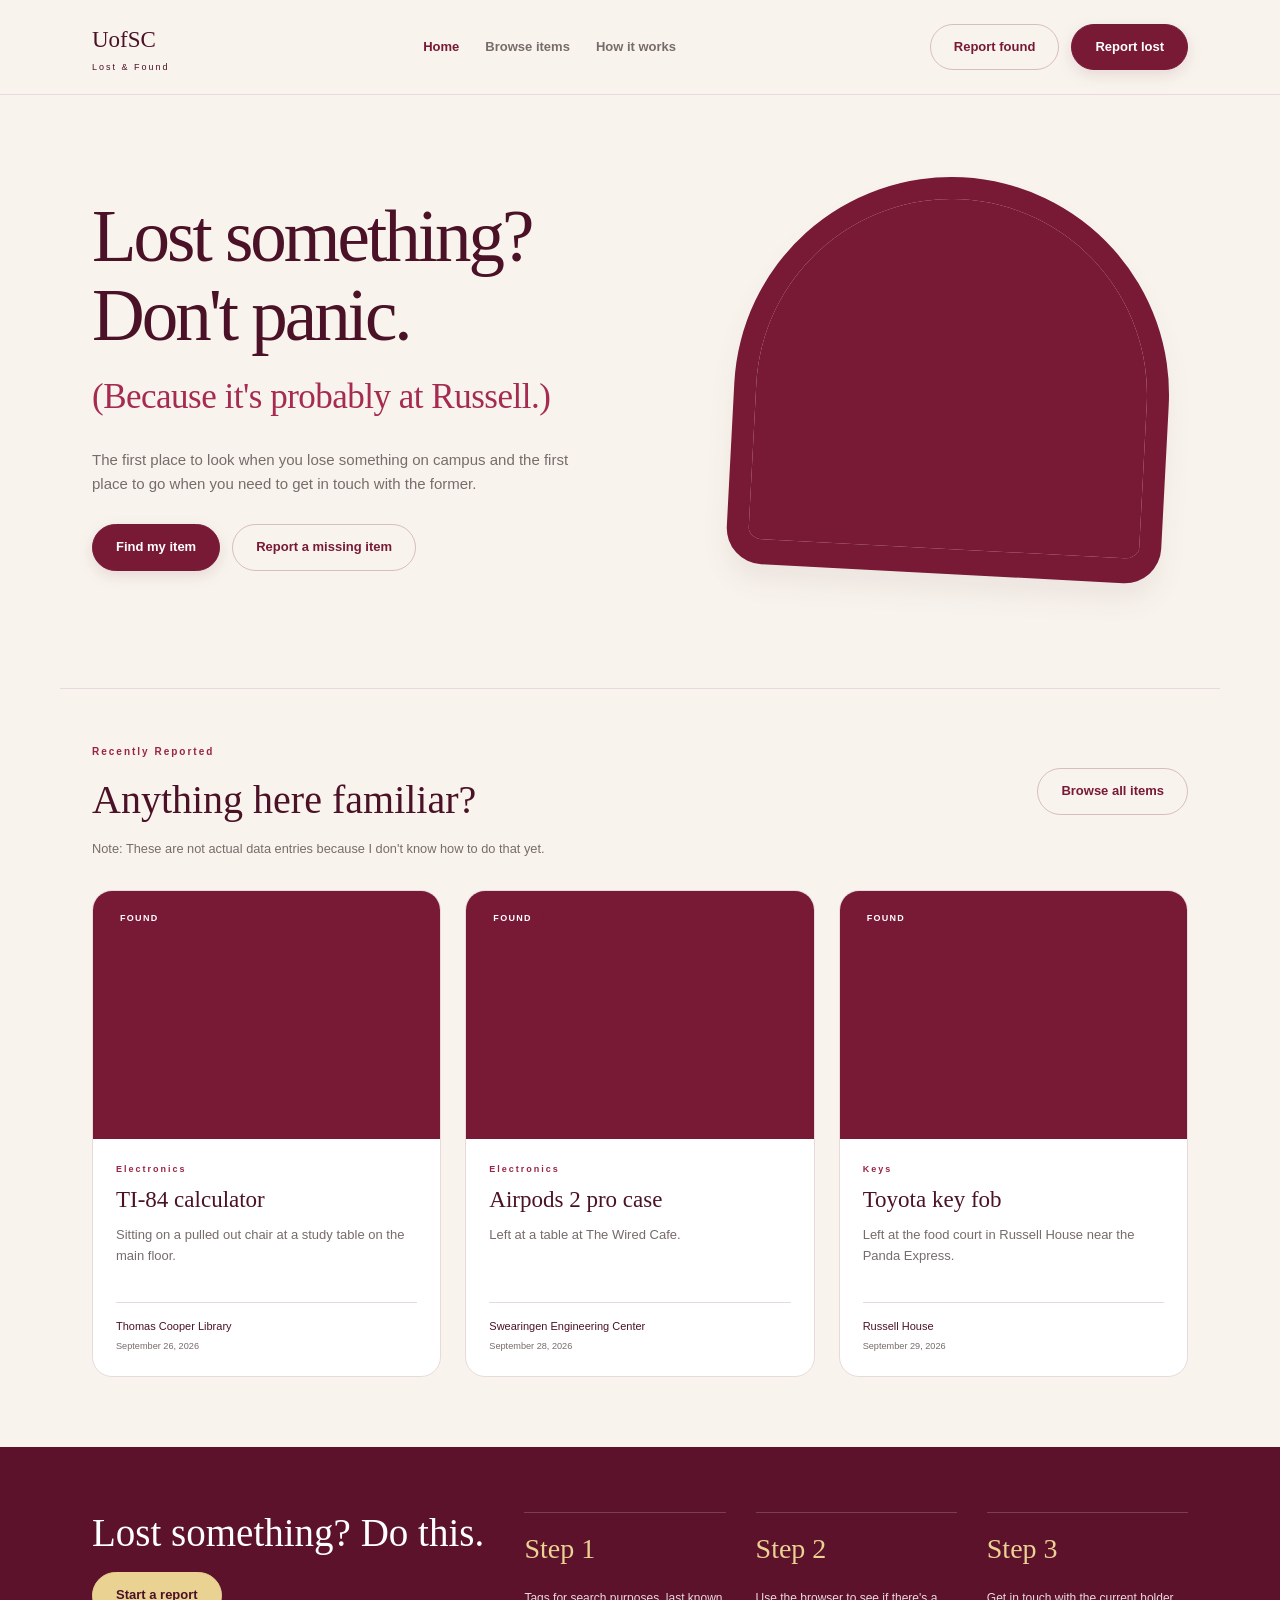
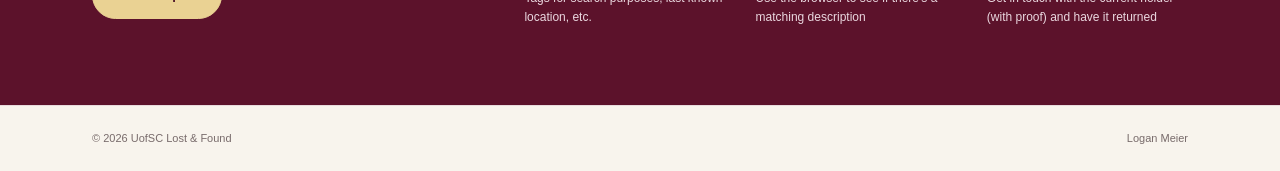
<file: index.html>
<!doctype html>
<html lang="en">
    <head>
        <!-- Author: Logan Meier -->
        <meta charset="UTF-8" />
        <meta name="viewport" content="width=device-width, initial-scale=1.0" />
        <title>Home | UofSC Lost &amp; Found</title>
        <link rel="stylesheet" href="styles.css" />
        <style>
            .sample-note {
                font-size: 0.8rem;
            }
        </style>
    </head>
    <body>
        <header class="site-header">
            <div class="header-inner">
                <a class="brand" href="index.html">
                    <span>
                        UofSC
                        <span class="brand-sub">Lost &amp; Found</span>
                    </span>
                </a>
                <nav aria-label="Main navigation">
                    <a aria-current="page" href="index.html">Home</a>
                    <a href="items.html">Browse items</a>
                    <a href="index.html#how-it-works">How it works</a>
                </nav>
                <div class="header-actions">
                    <a class="btn-outline" href="found.html">Report found</a>
                    <a class="btn" href="lost.html">Report lost</a>
                </div>
            </div>
        </header>
        <main>
            <section class="hero wrap">
                <div class="hero-copy">
                    <h1>
                        Lost something?
                        <br />
                        Don't panic.
                        <span class="hero-aside">(Because it's probably at Russell.)</span>
                    </h1>
                    <p class="intro">
                        The first place to look when you lose something on campus and the first
                        place to go when you need to get in touch with the former.
                    </p>
                    <div class="hero-actions">
                        <a class="btn" href="items.html">Find my item</a>
                        <a class="btn-outline" href="lost.html">Report a missing item</a>
                    </div>
                </div>
                <div class="hero-visual">
                    <div class="arch"><img src="images/garnet.png" alt="" /></div>
                </div>
            </section>
            <section class="recent wrap">
                <div class="section-heading">
                    <div>
                        <p class="eyebrow">Recently Reported</p>
                        <h2>Anything here familiar?</h2>
                    </div>
                    <a class="btn-outline" href="items.html">Browse all items</a>
                </div>
                <p class="sample-note">
                    Note: These are not actual data entries because I don't know how to do that yet.
                </p>
                <div class="item-grid">
                    <article class="item-card">
                        <a
                            class="image-link"
                            href="entries/calc.html"
                            aria-label="View TI-84 calculator"
                        >
                            <img src="images/garnet.png" alt="" />
                            <span class="badge">FOUND</span>
                        </a>
                        <div class="card-copy">
                            <p class="eyebrow">Electronics</p>
                            <h3><a href="entries/calc.html">TI-84 calculator</a></h3>
                            <p>Sitting on a pulled out chair at a study table on the main floor.</p>
                            <div class="card-meta">
                                Thomas Cooper Library
                                <small>September 26, 2026</small>
                            </div>
                        </div>
                    </article>
                    <article class="item-card">
                        <a
                            class="image-link"
                            href="entries/airpods.html"
                            aria-label="View Airpods 2 pro case"
                        >
                            <img src="images/garnet.png" alt="" />
                            <span class="badge">FOUND</span>
                        </a>
                        <div class="card-copy">
                            <p class="eyebrow">Electronics</p>
                            <h3><a href="entries/airpods.html">Airpods 2 pro case</a></h3>
                            <p>Left at a table at The Wired Cafe.</p>
                            <div class="card-meta">
                                Swearingen Engineering Center
                                <small>September 28, 2026</small>
                            </div>
                        </div>
                    </article>
                    <article class="item-card">
                        <a
                            class="image-link"
                            href="entries/keyfob.html"
                            aria-label="View Toyota key fob"
                        >
                            <img src="images/garnet.png" alt="" />
                            <span class="badge">FOUND</span>
                        </a>
                        <div class="card-copy">
                            <p class="eyebrow">Keys</p>
                            <h3><a href="entries/keyfob.html">Toyota key fob</a></h3>
                            <p>Left at the food court in Russell House near the Panda Express.</p>
                            <div class="card-meta">
                                Russell House
                                <small>September 29, 2026</small>
                            </div>
                        </div>
                    </article>
                </div>
            </section>
            <section class="how" id="how-it-works">
                <div class="how-inner">
                    <div>
                        <h2>Lost something? Do this.</h2>
                        <a class="btn gold" href="lost.html">Start a report</a>
                    </div>
                    <div class="step">
                        <span>Step 1</span>
                        <p>Tags for search purposes, last known location, etc.</p>
                    </div>
                    <div class="step">
                        <span>Step 2</span>
                        <p>Use the browser to see if there's a matching description</p>
                    </div>
                    <div class="step">
                        <span>Step 3</span>
                        <p>
                            Get in touch with the current holder (with proof) and have it returned
                        </p>
                    </div>
                </div>
            </section>
        </main>
        <footer>
            <p>
                &copy; 2026 UofSC Lost &amp; Found
                <span>Logan Meier</span>
            </p>
        </footer>
    </body>
</html>
</file>
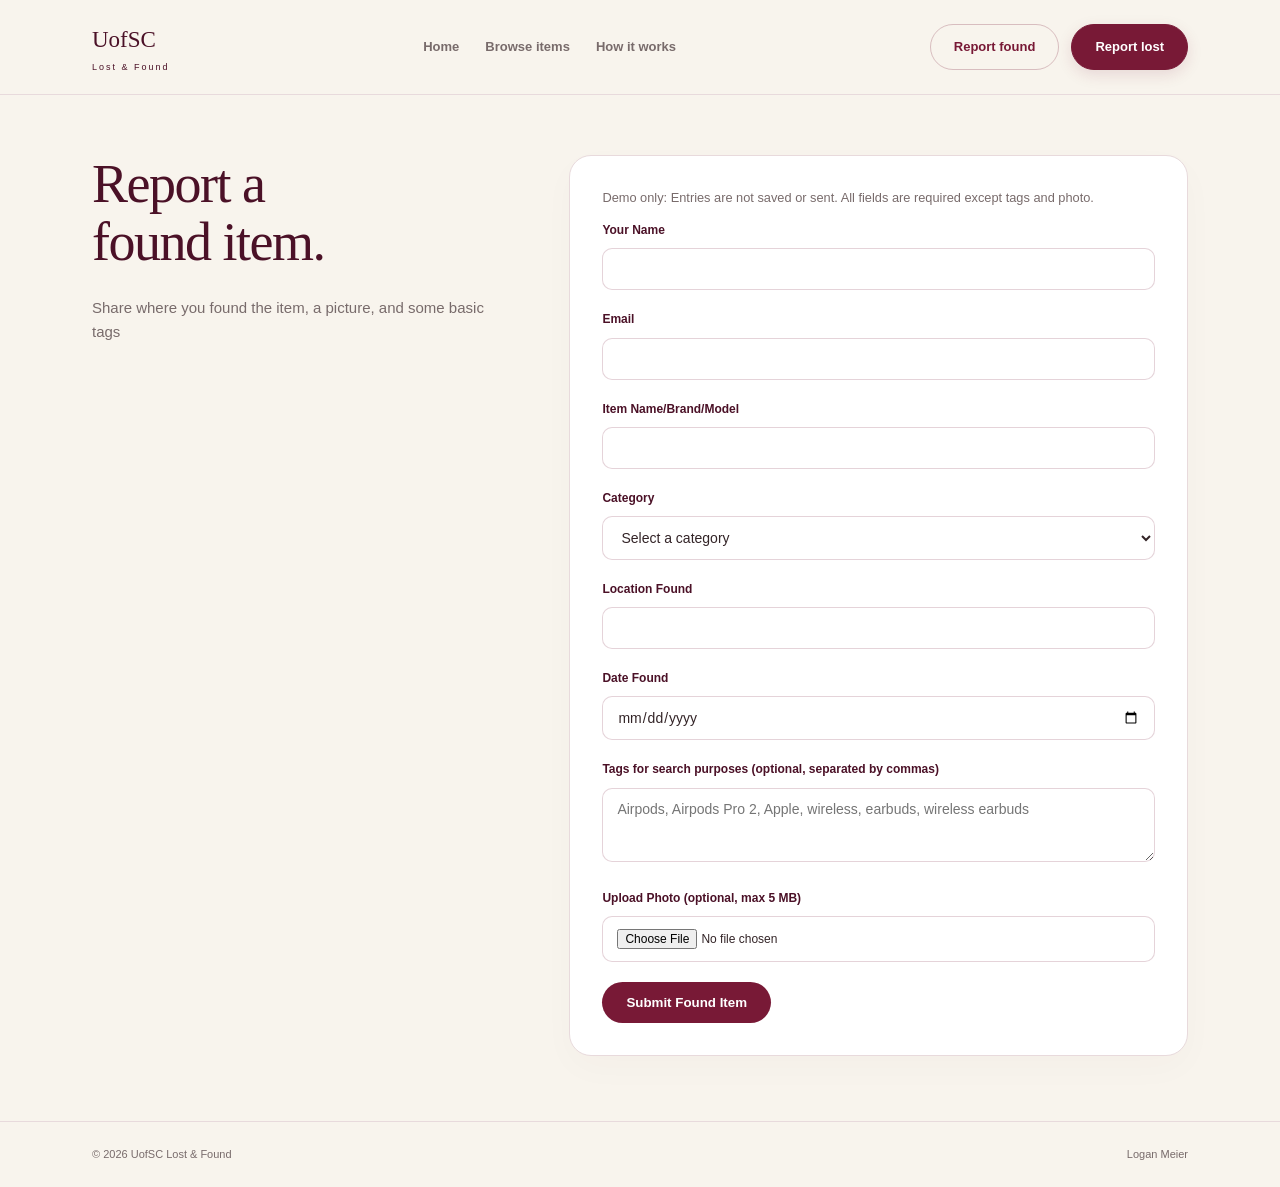
<file: found.html>
<!doctype html>
<html lang="en">
    <head>
        <!-- Author: Logan Meier -->
        <meta charset="UTF-8" />
        <meta name="viewport" content="width=device-width, initial-scale=1.0" />
        <title>Report found | UofSC Lost &amp; Found</title>
        <link rel="stylesheet" href="styles.css" />
        <script src="validation.js" defer></script>
        <style>
            .sample-note {
                font-size: 0.8rem;
            }
        </style>
    </head>
    <body>
        <header class="site-header">
            <div class="header-inner">
                <a class="brand" href="index.html">
                    <span>
                        UofSC
                        <span class="brand-sub">Lost &amp; Found</span>
                    </span>
                </a>
                <nav aria-label="Main navigation">
                    <a href="index.html">Home</a>
                    <a href="items.html">Browse items</a>
                    <a href="index.html#how-it-works">How it works</a>
                </nav>
                <div class="header-actions">
                    <a class="btn-outline" href="found.html">Report found</a>
                    <a class="btn" href="lost.html">Report lost</a>
                </div>
            </div>
        </header>
        <main class="wrap page-main form-layout">
            <aside>
                <h1 class="page-title">
                    Report a
                    <br />
                    found item.
                </h1>
                <p class="intro">Share where you found the item, a picture, and some basic tags</p>
            </aside>
            <div>
                <form data-validate>
                    <p class="sample-note">
                        Demo only: Entries are not saved or sent. All fields are required except
                        tags and photo.
                    </p>

                    <div class="form-group">
                        <label for="found-name">Your Name</label>
                        <input type="text" id="found-name" name="name" required />
                    </div>

                    <div class="form-group">
                        <label for="found-email">Email</label>
                        <input type="email" id="found-email" name="email" required />
                    </div>

                    <div class="form-group">
                        <label for="found-item">Item Name/Brand/Model</label>
                        <input type="text" id="found-item" name="item" required />
                    </div>

                    <div class="form-group">
                        <label for="found-category">Category</label>

                        <select id="found-category" name="category" required>
                            <option value="">Select a category</option>
                            <option value="electronics">Electronics</option>
                            <option value="clothing">Clothing</option>
                            <option value="keys">Keys</option>
                            <option value="wallet">Wallet / ID</option>
                            <option value="other">Other</option>
                        </select>
                    </div>

                    <div class="form-group">
                        <label for="found-location">Location Found</label>
                        <input type="text" id="found-location" name="location" required />
                    </div>

                    <div class="form-group">
                        <label for="found-date">Date Found</label>
                        <input type="date" id="found-date" name="date" required />
                    </div>

                    <div class="form-group">
                        <label for="found-description">
                            Tags for search purposes (optional, separated by commas)
                        </label>
                        <textarea
                            id="found-description"
                            name="tags"
                            rows="3"
                            placeholder="Airpods, Airpods Pro 2, Apple, wireless, earbuds, wireless earbuds"
                        ></textarea>
                    </div>

                    <div class="form-group">
                        <label for="found-photo">Upload Photo (optional, max 5 MB)</label>
                        <input
                            accept="image/jpeg,image/png,image/webp,image/gif"
                            type="file"
                            id="found-photo"
                            name="photo"
                        />
                    </div>

                    <button type="submit">Submit Found Item</button>

                    <p
                        id="form-status"
                        class="form-status"
                        role="status"
                        aria-live="polite"
                        hidden
                    ></p>
                    <noscript><p>Enable JavaScript to use this validation demo.</p></noscript>
                </form>
            </div>
        </main>
        <footer>
            <p>
                &copy; 2026 UofSC Lost &amp; Found
                <span>Logan Meier</span>
            </p>
        </footer>
    </body>
</html>
</file>
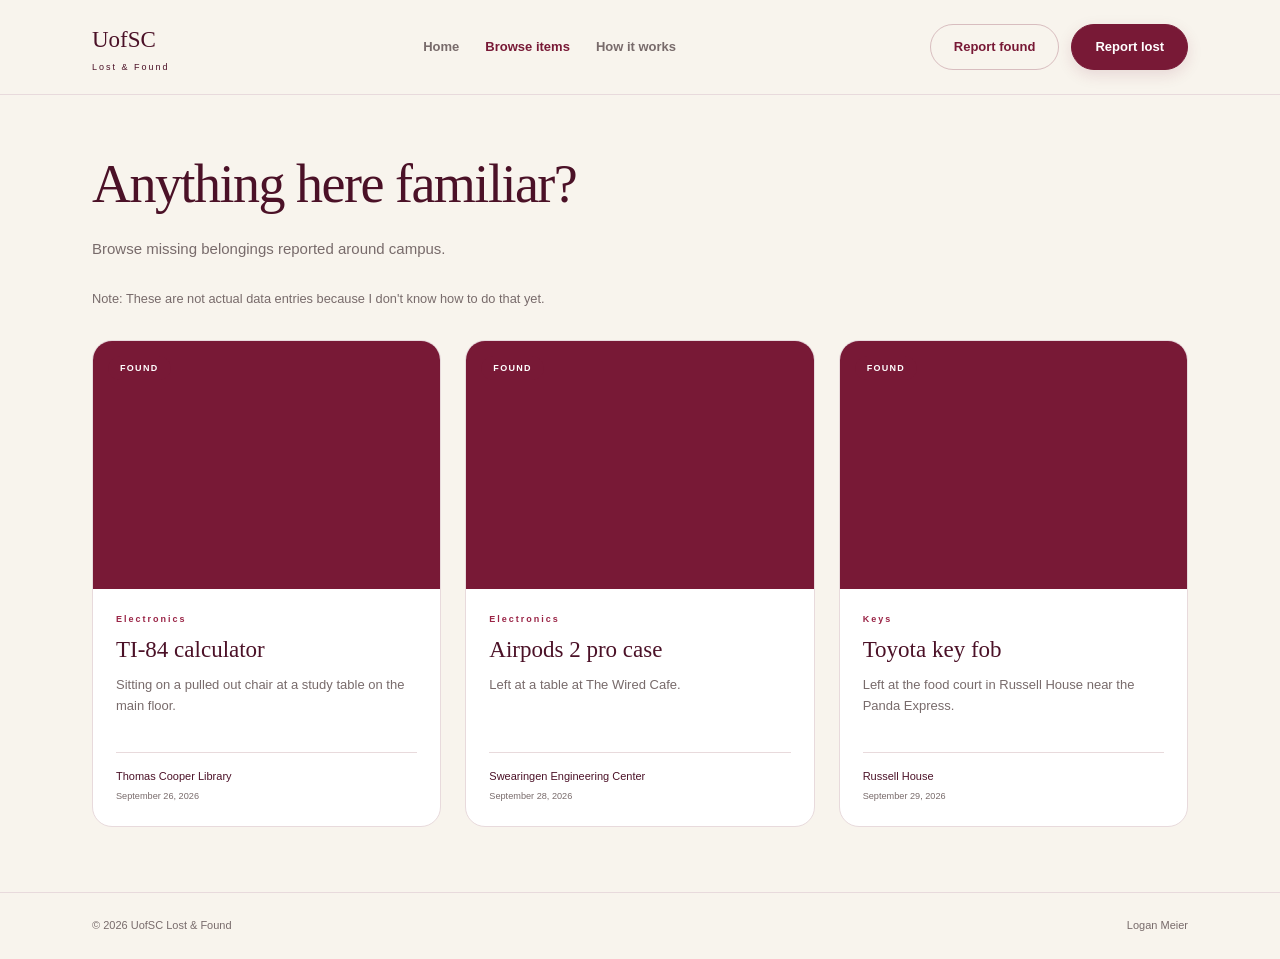
<file: items.html>
<!doctype html>
<html lang="en">
    <head>
        <!-- Author: Logan Meier -->
        <meta charset="UTF-8" />
        <meta name="viewport" content="width=device-width, initial-scale=1.0" />
        <title>Browse items | UofSC Lost &amp; Found</title>
        <link rel="stylesheet" href="styles.css" />
        <style>
            .sample-note {
                font-size: 0.8rem;
            }
        </style>
    </head>
    <body>
        <header class="site-header">
            <div class="header-inner">
                <a class="brand" href="index.html">
                    <span>
                        UofSC
                        <span class="brand-sub">Lost &amp; Found</span>
                    </span>
                </a>
                <nav aria-label="Main navigation">
                    <a href="index.html">Home</a>
                    <a aria-current="page" href="items.html">Browse items</a>
                    <a href="index.html#how-it-works">How it works</a>
                </nav>
                <div class="header-actions">
                    <a class="btn-outline" href="found.html">Report found</a>
                    <a class="btn" href="lost.html">Report lost</a>
                </div>
            </div>
        </header>
        <main class="wrap page-main">
            <h1 class="page-title">Anything here familiar?</h1>
            <p class="intro">Browse missing belongings reported around campus.</p>
            <p class="sample-note">
                Note: These are not actual data entries because I don't know how to do that yet.
            </p>
            <div class="item-grid">
                <article class="item-card">
                    <a
                        class="image-link"
                        href="entries/calc.html"
                        aria-label="View TI-84 calculator"
                    >
                        <img src="images/garnet.png" alt="" />
                        <span class="badge">FOUND</span>
                    </a>
                    <div class="card-copy">
                        <p class="eyebrow">Electronics</p>
                        <h3><a href="entries/calc.html">TI-84 calculator</a></h3>
                        <p>Sitting on a pulled out chair at a study table on the main floor.</p>
                        <div class="card-meta">
                            Thomas Cooper Library
                            <small>September 26, 2026</small>
                        </div>
                    </div>
                </article>
                <article class="item-card">
                    <a
                        class="image-link"
                        href="entries/airpods.html"
                        aria-label="View Airpods 2 pro case"
                    >
                        <img src="images/garnet.png" alt="" />
                        <span class="badge">FOUND</span>
                    </a>
                    <div class="card-copy">
                        <p class="eyebrow">Electronics</p>
                        <h3><a href="entries/airpods.html">Airpods 2 pro case</a></h3>
                        <p>Left at a table at The Wired Cafe.</p>
                        <div class="card-meta">
                            Swearingen Engineering Center
                            <small>September 28, 2026</small>
                        </div>
                    </div>
                </article>
                <article class="item-card">
                    <a class="image-link" href="entries/keyfob.html" aria-label="View Toyota key fob">
                        <img src="images/garnet.png" alt="" />
                        <span class="badge">FOUND</span>
                    </a>
                    <div class="card-copy">
                        <p class="eyebrow">Keys</p>
                        <h3><a href="entries/keyfob.html">Toyota key fob</a></h3>
                        <p>Left at the food court in Russell House near the Panda Express.</p>
                        <div class="card-meta">
                            Russell House
                            <small>September 29, 2026</small>
                        </div>
                    </div>
                </article>
            </div>
        </main>
        <footer>
            <p>
                &copy; 2026 UofSC Lost &amp; Found
                <span>Logan Meier</span>
            </p>
        </footer>
    </body>
</html>
</file>
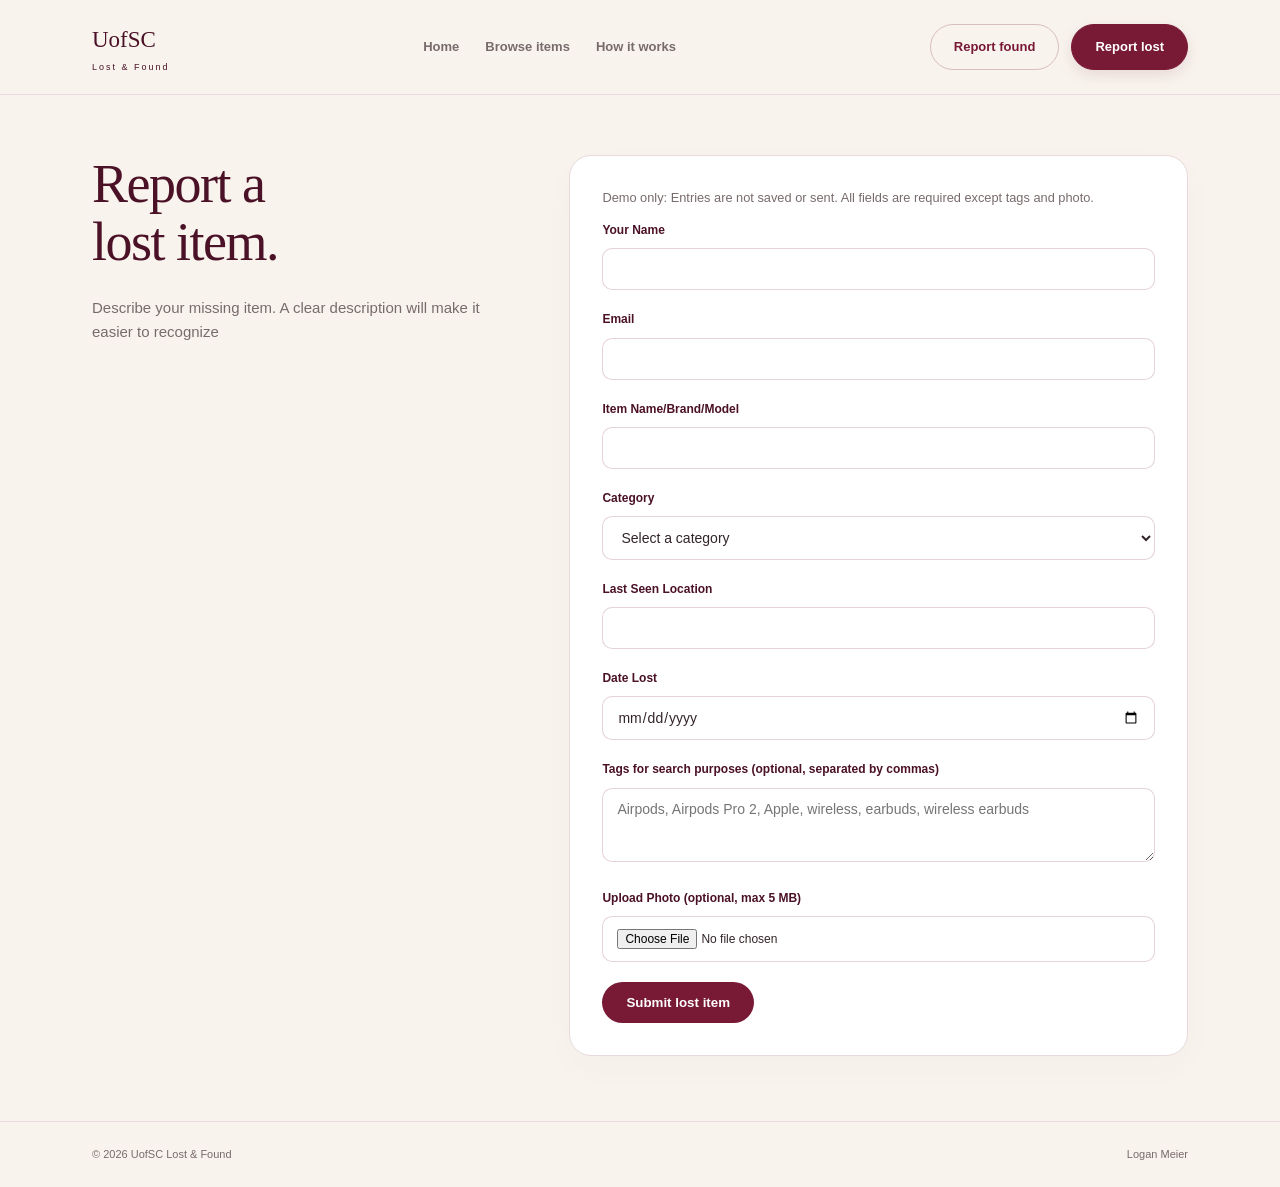
<file: lost.html>
<!doctype html>
<html lang="en">
    <head>
        <!-- Author: Logan Meier -->
        <meta charset="UTF-8" />
        <meta name="viewport" content="width=device-width, initial-scale=1.0" />
        <title>Report lost | UofSC Lost &amp; Found</title>
        <link rel="stylesheet" href="styles.css" />
        <script src="validation.js" defer></script>
        <style>
            .sample-note {
                font-size: 0.8rem;
            }
        </style>
    </head>
    <body>
        <header class="site-header">
            <div class="header-inner">
                <a class="brand" href="index.html">
                    <span>
                        UofSC
                        <span class="brand-sub">Lost &amp; Found</span>
                    </span>
                </a>
                <nav aria-label="Main navigation">
                    <a href="index.html">Home</a>
                    <a href="items.html">Browse items</a>
                    <a href="index.html#how-it-works">How it works</a>
                </nav>
                <div class="header-actions">
                    <a class="btn-outline" href="found.html">Report found</a>
                    <a class="btn" href="lost.html">Report lost</a>
                </div>
            </div>
        </header>
        <main class="wrap page-main form-layout">
            <aside>
                <h1 class="page-title">
                    Report a
                    <br />
                    lost item.
                </h1>
                <p class="intro">
                    Describe your missing item. A clear description will make it easier to recognize
                </p>
            </aside>
            <div>
                <form data-validate>
                    <p class="sample-note">
                        Demo only: Entries are not saved or sent. All fields are required except
                        tags and photo.
                    </p>

                    <div class="form-group">
                        <label for="lost-name">Your Name</label>
                        <input type="text" id="lost-name" name="name" required />
                    </div>

                    <div class="form-group">
                        <label for="lost-email">Email</label>
                        <input type="email" id="lost-email" name="email" required />
                    </div>

                    <div class="form-group">
                        <label for="lost-item">Item Name/Brand/Model</label>
                        <input type="text" id="lost-item" name="item" required />
                    </div>

                    <div class="form-group">
                        <label for="lost-category">Category</label>

                        <select id="lost-category" name="category" required>
                            <option value="">Select a category</option>
                            <option value="electronics">Electronics</option>
                            <option value="clothing">Clothing</option>
                            <option value="keys">Keys</option>
                            <option value="wallet">Wallet / ID</option>
                            <option value="other">Other</option>
                        </select>
                    </div>

                    <div class="form-group">
                        <label for="lost-location">Last Seen Location</label>
                        <input type="text" id="lost-location" name="location" required />
                    </div>

                    <div class="form-group">
                        <label for="lost-date">Date Lost</label>
                        <input type="date" id="lost-date" name="date" required />
                    </div>

                    <div class="form-group">
                        <label for="lost-description">
                            Tags for search purposes (optional, separated by commas)
                        </label>
                        <textarea
                            id="lost-description"
                            name="tags"
                            rows="3"
                            placeholder="Airpods, Airpods Pro 2, Apple, wireless, earbuds, wireless earbuds"
                        ></textarea>
                    </div>

                    <div class="form-group">
                        <label for="lost-photo">Upload Photo (optional, max 5 MB)</label>
                        <input
                            accept="image/jpeg,image/png,image/webp,image/gif"
                            type="file"
                            id="lost-photo"
                            name="photo"
                        />
                    </div>

                    <button type="submit">Submit lost item</button>

                    <p
                        id="form-status"
                        class="form-status"
                        role="status"
                        aria-live="polite"
                        hidden
                    ></p>
                    <noscript><p>Enable JavaScript to use this validation demo.</p></noscript>
                </form>
            </div>
        </main>
        <footer>
            <p>
                &copy; 2026 UofSC Lost &amp; Found
                <span>Logan Meier</span>
            </p>
        </footer>
    </body>
</html>
</file>
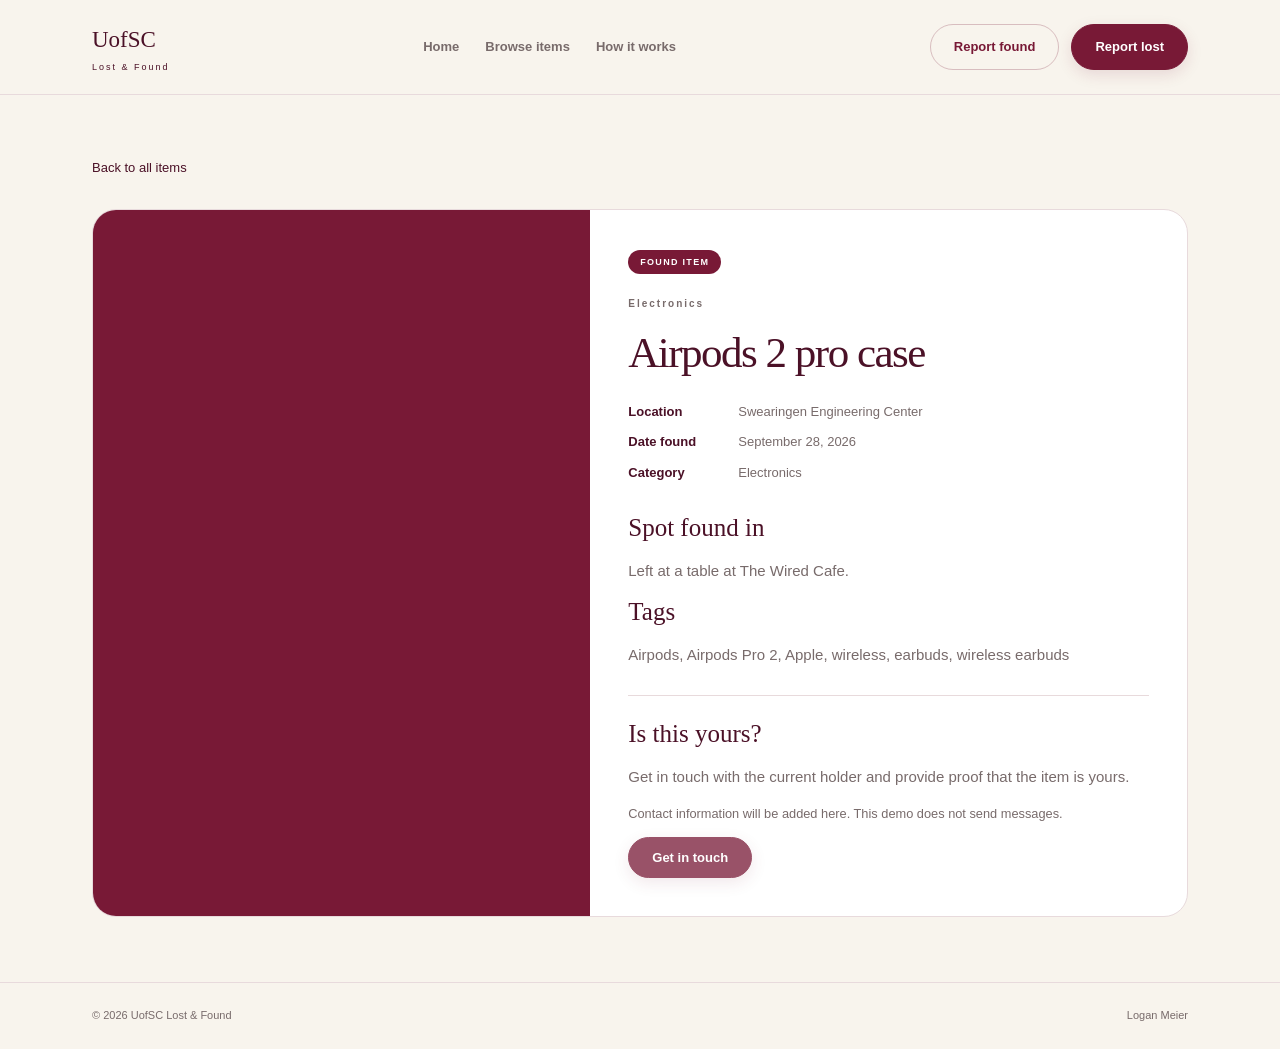
<file: entries/airpods.html>
<!DOCTYPE html>
<html lang="en">
<head>
<!-- Author: Logan Meier -->
<meta charset="UTF-8">
<meta name="viewport" content="width=device-width, initial-scale=1.0">
<title>Airpods 2 pro case | UofSC Lost &amp; Found</title>
<link rel="stylesheet" href="../styles.css">
<style>.sample-note { font-size: 0.8rem; }</style>
</head>
<body><header class="site-header"><div class="header-inner"><a class="brand" href="../index.html"><span>UofSC<span class="brand-sub">Lost &amp; Found</span></span></a><nav aria-label="Main navigation"><a  href="../index.html">Home</a><a  href="../items.html">Browse items</a><a  href="../index.html#how-it-works">How it works</a></nav><div class="header-actions"><a class="btn-outline" href="../found.html">Report found</a><a class="btn" href="../lost.html">Report lost</a></div></div></header><main class="wrap page-main"><a class="back" href="../items.html"> Back to all items</a><article class="detail"><div><img class="detail-image" src="../images/garnet.png" alt=""></div><div class="detail-copy"><span class="badge static">FOUND ITEM</span><p class="eyebrow">Electronics</p><h1 class="page-title">Airpods 2 pro case</h1><dl><dt>Location</dt><dd>Swearingen Engineering Center</dd><dt>Date found</dt><dd>September 28, 2026</dd><dt>Category</dt><dd>Electronics</dd></dl><h2 class="small-title">Spot found in</h2><p>Left at a table at The Wired Cafe.</p><h2 class="small-title">Tags</h2><p>Airpods, Airpods Pro 2, Apple, wireless, earbuds, wireless earbuds</p><div class="return-box"><h2 class="small-title">Is this yours?</h2><p>Get in touch with the current holder and provide proof that the item is yours.</p><p class="sample-note">Contact information will be added here. This demo does not send messages.</p><button class="btn" type="button" disabled>Get in touch</button></div></div></article></main><footer><p>&copy; 2026 UofSC Lost &amp; Found <span>Logan Meier</span></p></footer></body>
</html>
</file>
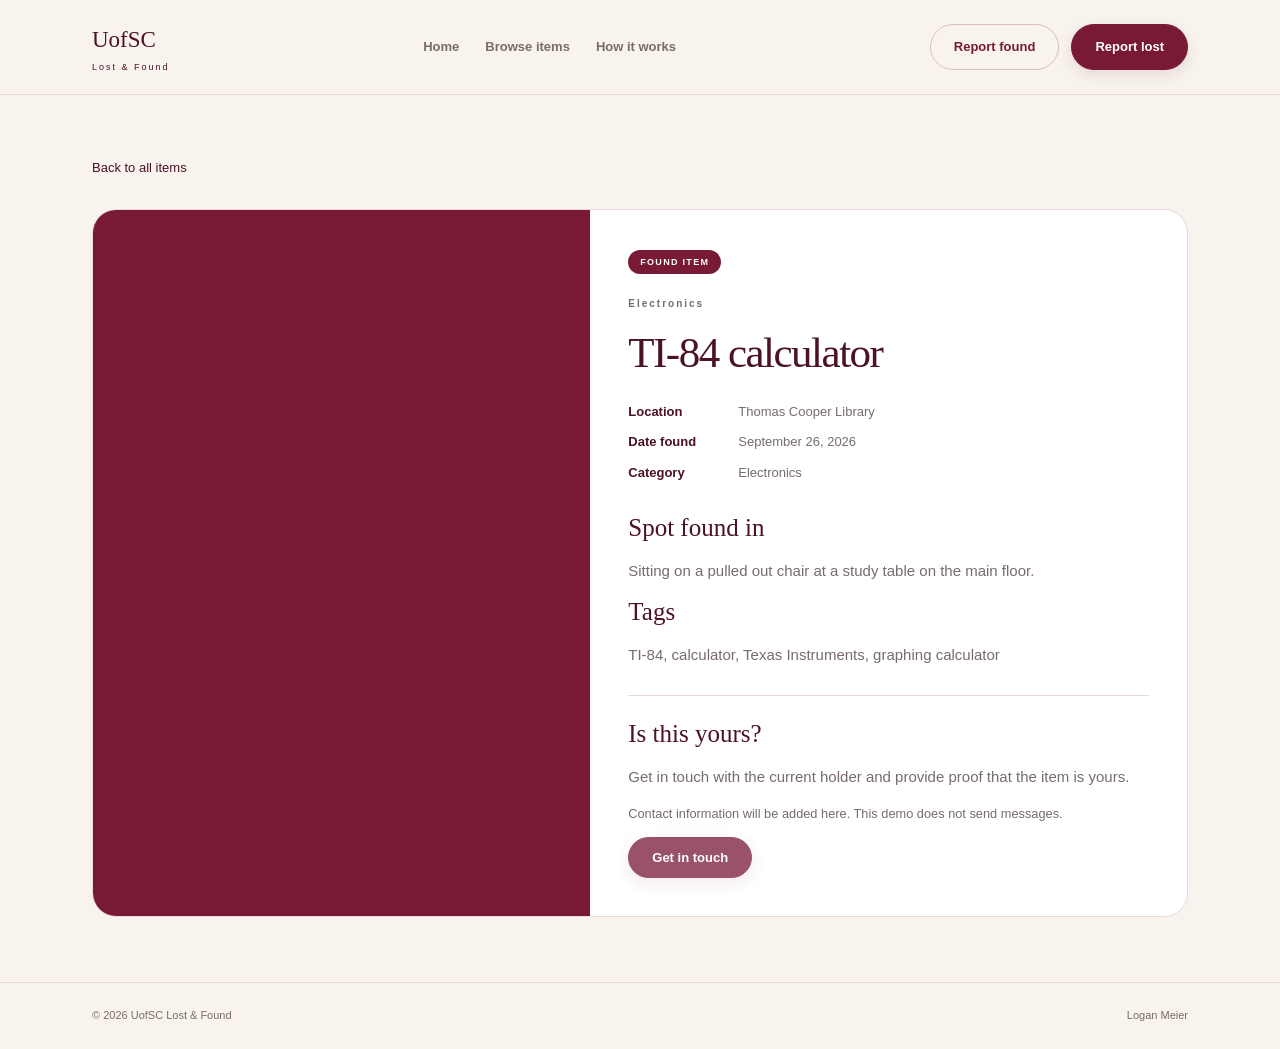
<file: entries/calc.html>
<!DOCTYPE html>
<html lang="en">
<head>
<!-- Author: Logan Meier -->
<meta charset="UTF-8">
<meta name="viewport" content="width=device-width, initial-scale=1.0">
<title>TI-84 calculator | UofSC Lost &amp; Found</title>
<link rel="stylesheet" href="../styles.css">
<style>.sample-note { font-size: 0.8rem; }</style>
</head>
<body><header class="site-header"><div class="header-inner"><a class="brand" href="../index.html"><span>UofSC<span class="brand-sub">Lost &amp; Found</span></span></a><nav aria-label="Main navigation"><a  href="../index.html">Home</a><a  href="../items.html">Browse items</a><a  href="../index.html#how-it-works">How it works</a></nav><div class="header-actions"><a class="btn-outline" href="../found.html">Report found</a><a class="btn" href="../lost.html">Report lost</a></div></div></header><main class="wrap page-main"><a class="back" href="../items.html"> Back to all items</a><article class="detail"><div><img class="detail-image" src="../images/garnet.png" alt=""></div><div class="detail-copy"><span class="badge static">FOUND ITEM</span><p class="eyebrow">Electronics</p><h1 class="page-title">TI-84 calculator</h1><dl><dt>Location</dt><dd>Thomas Cooper Library</dd><dt>Date found</dt><dd>September 26, 2026</dd><dt>Category</dt><dd>Electronics</dd></dl><h2 class="small-title">Spot found in</h2><p>Sitting on a pulled out chair at a study table on the main floor.</p><h2 class="small-title">Tags</h2><p>TI-84, calculator, Texas Instruments, graphing calculator</p><div class="return-box"><h2 class="small-title">Is this yours?</h2><p>Get in touch with the current holder and provide proof that the item is yours.</p><p class="sample-note">Contact information will be added here. This demo does not send messages.</p><button class="btn" type="button" disabled>Get in touch</button></div></div></article></main><footer><p>&copy; 2026 UofSC Lost &amp; Found <span>Logan Meier</span></p></footer></body>
</html>
</file>
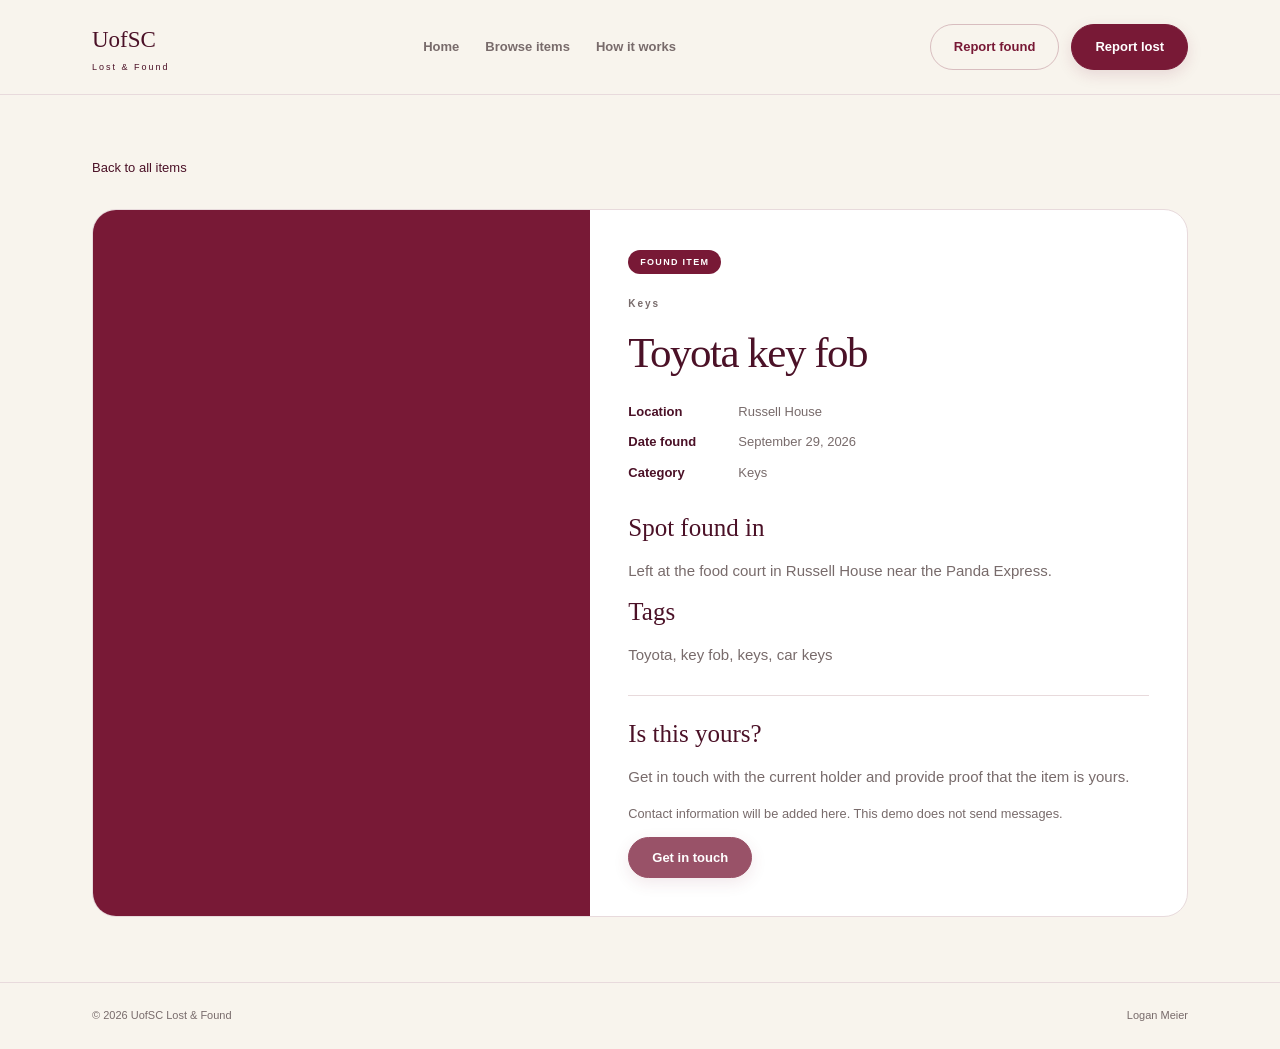
<file: entries/keyfob.html>
<!DOCTYPE html>
<html lang="en">
<head>
<!-- Author: Logan Meier -->
<meta charset="UTF-8">
<meta name="viewport" content="width=device-width, initial-scale=1.0">
<title>Toyota key fob | UofSC Lost &amp; Found</title>
<link rel="stylesheet" href="../styles.css">
<style>.sample-note { font-size: 0.8rem; }</style>
</head>
<body><header class="site-header"><div class="header-inner"><a class="brand" href="../index.html"><span>UofSC<span class="brand-sub">Lost &amp; Found</span></span></a><nav aria-label="Main navigation"><a  href="../index.html">Home</a><a  href="../items.html">Browse items</a><a  href="../index.html#how-it-works">How it works</a></nav><div class="header-actions"><a class="btn-outline" href="../found.html">Report found</a><a class="btn" href="../lost.html">Report lost</a></div></div></header><main class="wrap page-main"><a class="back" href="../items.html"> Back to all items</a><article class="detail"><div><img class="detail-image" src="../images/garnet.png" alt=""></div><div class="detail-copy"><span class="badge static">FOUND ITEM</span><p class="eyebrow">Keys</p><h1 class="page-title">Toyota key fob</h1><dl><dt>Location</dt><dd>Russell House</dd><dt>Date found</dt><dd>September 29, 2026</dd><dt>Category</dt><dd>Keys</dd></dl><h2 class="small-title">Spot found in</h2><p>Left at the food court in Russell House near the Panda Express.</p><h2 class="small-title">Tags</h2><p>Toyota, key fob, keys, car keys</p><div class="return-box"><h2 class="small-title">Is this yours?</h2><p>Get in touch with the current holder and provide proof that the item is yours.</p><p class="sample-note">Contact information will be added here. This demo does not send messages.</p><button class="btn" type="button" disabled>Get in touch</button></div></div></article></main><footer><p>&copy; 2026 UofSC Lost &amp; Found <span>Logan Meier</span></p></footer></body>
</html>
</file>
<file: styles.css>
/* Author: Logan Meier — plain CSS, no build tools required. */
:root {
    --cream: #f8f4ed;
    --garnet: #781936;
    --ink: #4b1127;
    --muted: #786b6b;
    --line: #e8dadc;
    --gold: #ead293;
}

* {
    box-sizing: border-box;
}

html {
    scroll-behavior: smooth;
}

body {
    margin: 0;
    background: var(--cream);
    color: var(--ink);
    font-family: Arial, Helvetica, sans-serif;
    font-size: 15px;
    line-height: 1.6;
}

a {
    color: inherit;
}

img {
    max-width: 100%;
    display: block;
}

h1,
h2,
h3,
p {
    margin-top: 0;
}

h1,
h2,
h3 {
    font-family: Georgia, "Times New Roman", serif;
    font-weight: normal;
    line-height: 1.08;
}

h2 {
    font-size: 40px;
    margin-bottom: 18px;
}

h3 {
    font-size: 23px;
}

.wrap,
.header-inner,
.how-inner {
    max-width: 1160px;
    margin: auto;
    padding-left: 32px;
    padding-right: 32px;
}

.site-header {
    border-bottom: 1px solid var(--line);
}

.header-inner {
    display: flex;
    align-items: center;
    justify-content: space-between;
    gap: 25px;
    min-height: 94px;
}

.brand {
    display: flex;
    align-items: center;
    gap: 12px;
    text-decoration: none;
    font-family: Georgia, serif;
    font-size: 23px;
}

.brand-mark {
    display: grid;
    place-items: center;
    width: 40px;
    height: 40px;
    background: var(--garnet);
    color: white;
    border-radius: 50%;
    box-shadow: 0 4px 12px #78193625;
}

.brand-sub {
    display: block;
    font:
        9px Arial,
        sans-serif;
    letter-spacing: 2px;
    margin-top: 3px;
}

nav {
    display: flex;
    gap: 26px;
}

nav a {
    text-decoration: none;
    font-size: 13px;
    font-weight: bold;
    color: var(--muted);
}

nav a:hover,
nav a[aria-current] {
    color: var(--garnet);
}

.header-actions,
.hero-actions {
    display: flex;
    gap: 12px;
    flex-wrap: wrap;
}

.btn,
.btn-outline {
    display: inline-block;
    border-radius: 999px;
    padding: 12px 23px;
    text-decoration: none;
    font-size: 13px;
    font-weight: bold;
    border: 1px solid var(--garnet);
    font-family: Arial, sans-serif;
    text-align: center;
    cursor: pointer;
}

.btn {
    background: var(--garnet);
    color: white;
    box-shadow: 0 5px 15px #78193620;
}

.btn-outline {
    background: transparent;
    color: var(--garnet);
    border-color: #78193640;
}

.btn:hover {
    background: #5f122a;
}

.btn-outline:hover {
    background: #78193608;
}

a:focus-visible,
button:focus-visible,
input:focus-visible,
select:focus-visible,
textarea:focus-visible {
    outline: 3px solid #b88636;
    outline-offset: 4px;
}

.eyebrow {
    font-size: 10px;
    letter-spacing: 2px;
    font-weight: bold;
    color: #9a2446;
    margin-bottom: 18px;
}

.hero {
    display: grid;
    grid-template-columns: 1.2fr 1fr;
    align-items: center;
    gap: 60px;
    padding-top: 72px;
    padding-bottom: 86px;
}

.hero h1 {
    font-size: clamp(45px, 5.7vw, 76px);
    letter-spacing: -3px;
    margin-bottom: 30px;
}

.hero h1 em {
    color: #a52b50;
    font-weight: normal;
}

.intro {
    color: var(--muted);
    max-width: 480px;
    margin-bottom: 28px;
}

.popular {
    font-size: 11px;
    color: var(--muted);
    margin-top: 25px;
    margin-bottom: 0;
}

.popular strong {
    color: #9a2446;
    font-size: 9px;
    letter-spacing: 1.5px;
    margin-right: 14px;
}

.hero-visual {
    position: relative;
    padding: 10px 18px 28px;
}

.arch {
    border: 22px solid var(--garnet);
    border-bottom-width: 25px;
    border-radius: 240px 240px 40px 40px;
    transform: rotate(3deg);
    overflow: hidden;
    background: #e9dfcf;
    box-shadow: 0 18px 28px #4b112710;
}

.arch img {
    width: 100%;
    height: 350px;
    object-fit: cover;
    transform: rotate(-3deg) scale(1.1);
}

.hero-tag {
    position: absolute;
    left: -15px;
    bottom: 0;
    background: white;
    border-radius: 16px;
    padding: 18px 22px;
    display: flex;
    gap: 15px;
    align-items: center;
    box-shadow: 0 10px 25px #4b112720;
    font-family: Georgia, serif;
}

.hero-tag > span {
    background: #f1e0e5;
    border-radius: 50%;
    padding: 7px 13px;
}

.hero-tag small {
    display: block;
    font:
        11px Arial,
        sans-serif;
    color: var(--muted);
    margin-top: 5px;
}

.recent {
    padding-top: 55px;
    padding-bottom: 70px;
    border-top: 1px solid var(--line);
}

.section-heading {
    display: flex;
    justify-content: space-between;
    gap: 20px;
    align-items: center;
}

.sample-note {
    color: var(--muted);
}

.item-grid {
    display: grid;
    grid-template-columns: repeat(3, 1fr);
    gap: 24px;
    margin-top: 30px;
}

.item-card {
    background: white;
    border: 1px solid var(--line);
    border-radius: 20px;
    overflow: hidden;
}

.image-link {
    display: block;
    position: relative;
}

.image-link img {
    width: 100%;
    aspect-ratio: 1.4;
    object-fit: cover;
}

.badge {
    position: absolute;
    top: 15px;
    left: 15px;
    background: var(--garnet);
    color: white;
    font-size: 9px;
    font-weight: bold;
    letter-spacing: 1.3px;
    border-radius: 20px;
    padding: 5px 12px;
}

.card-copy {
    padding: 23px;
}

.card-copy .eyebrow {
    font-size: 9px;
    margin-bottom: 12px;
}

.card-copy h3 {
    margin-bottom: 12px;
}

.card-copy h3 a {
    text-decoration: none;
}

.card-copy h3 a:hover {
    text-decoration: underline;
}

.card-copy > p:not(.eyebrow) {
    color: var(--muted);
    font-size: 13px;
    min-height: 64px;
}

.card-meta {
    border-top: 1px solid var(--line);
    padding-top: 15px;
    font-size: 11px;
}

.card-meta small {
    display: block;
    color: var(--muted);
    margin-top: 3px;
}

.how {
    background: #5c122b;
    color: white;
    padding: 65px 0;
}

.how-inner {
    display: grid;
    grid-template-columns: 2fr 1fr 1fr 1fr;
    gap: 30px;
}

.how .eyebrow {
    color: var(--gold);
}

.how h2 {
    font-size: 39px;
}

.gold {
    background: var(--gold);
    color: var(--ink);
    border-color: var(--gold);
    box-shadow: none;
}

.gold:hover {
    background: #f1dfae;
}

.step {
    border-top: 1px solid #ffffff30;
    padding-top: 20px;
}

.step > span {
    font:
        28px Georgia,
        serif;
    color: var(--gold);
}

.step h3 {
    font-size: 19px;
    margin: 24px 0 15px;
}

.step p {
    font-size: 12px;
    color: #ead7df;
}

.page-main {
    padding-top: 60px;
    padding-bottom: 65px;
}

.page-title {
    font-size: 54px;
    letter-spacing: -1.5px;
    margin-bottom: 24px;
}

.back {
    display: inline-block;
    text-decoration: none;
    font-size: 13px;
    margin-bottom: 30px;
}

.detail {
    background: white;
    border: 1px solid var(--line);
    border-radius: 24px;
    overflow: hidden;
    display: grid;
    grid-template-columns: 1fr 1.2fr;
}

.detail-image {
    height: 100%;
    width: 100%;
    object-fit: cover;
    min-height: 450px;
}

.detail-copy {
    padding: 38px;
}

.badge.static {
    position: static;
    display: inline-block;
    margin-bottom: 22px;
}

.detail-copy .page-title {
    font-size: 43px;
}

.detail-copy p {
    color: var(--muted);
}

dl {
    display: grid;
    grid-template-columns: 100px 1fr;
    gap: 10px;
    font-size: 13px;
    margin: 25px 0 30px;
}

dt {
    font-weight: bold;
}

dd {
    margin: 0;
    color: var(--muted);
}

.small-title {
    font-size: 25px;
}

.return-box {
    border-top: 1px solid var(--line);
    padding-top: 24px;
    margin-top: 28px;
}

.form-layout {
    display: grid;
    grid-template-columns: 0.8fr 1.2fr;
    gap: 65px;
}

.form-art {
    max-width: 280px;
    border-radius: 170px 170px 20px 20px;
    margin-top: 32px;
}

form {
    background: white;
    border: 1px solid var(--line);
    border-radius: 22px;
    padding: 32px;
    box-shadow: 0 12px 35px #4b112706;
}

.form-group {
    margin-bottom: 20px;
}

label {
    display: block;
    font-size: 12px;
    font-weight: bold;
    margin-bottom: 8px;
}

input,
select,
textarea {
    width: 100%;
    min-width: 0;
    padding: 12px 14px;
    border: 1px solid #78193630;
    border-radius: 10px;
    background: white;
    color: #332427;
    font:
        14px Arial,
        sans-serif;
}

textarea {
    resize: vertical;
}

input[type="file"] {
    font-size: 12px;
}

button[type="submit"] {
    background: var(--garnet);
    color: white;
    border: 0;
    border-radius: 999px;
    padding: 13px 24px;
    font-weight: bold;
    cursor: pointer;
}

footer {
    border-top: 1px solid var(--line);
    padding: 24px 32px;
    color: var(--muted);
    font-size: 11px;
}

footer p {
    max-width: 1096px;
    margin: auto;
    display: flex;
    justify-content: space-between;
    gap: 20px;
}

::selection {
    background: var(--garnet);
    color: white;
}

@media (max-width: 900px) {
    .header-inner {
        flex-wrap: wrap;
        padding-top: 20px;
        padding-bottom: 20px;
    }

    .header-actions {
        margin-left: auto;
    }

    nav {
        order: 3;
        width: 100%;
        justify-content: center;
    }

    .hero {
        gap: 25px;
    }

    .hero h1 {
        letter-spacing: -2px;
    }

    .arch {
        border-width: 15px;
    }

    .arch img {
        height: 290px;
    }

    .how-inner {
        grid-template-columns: 1fr 1fr;
    }

    .form-layout {
        gap: 30px;
    }

    .detail {
        grid-template-columns: 1fr;
    }

    .detail-image {
        min-height: 0;
        max-height: 360px;
    }

    .item-grid {
        gap: 15px;
    }

    .card-copy {
        padding: 18px;
    }

}

@media (max-width: 600px) {
    .wrap,
    .header-inner,
    .how-inner {
        padding-left: 20px;
        padding-right: 20px;
    }

    .header-actions {
        gap: 7px;
    }

    .header-actions a {
        padding: 9px 12px;
        font-size: 11px;
    }

    .brand {
        font-size: 19px;
    }

    .brand-mark {
        width: 32px;
        height: 32px;
    }

    .hero {
        grid-template-columns: 1fr;
        padding-top: 40px;
        padding-bottom: 50px;
        gap: 40px;
    }

    .hero h1 {
        font-size: 55px;
    }

    .hero-visual {
        max-width: 380px;
        margin: auto;
        width: 100%;
    }

    .hero-tag {
        left: 0;
        padding: 15px;
    }

    .item-grid,
    .form-layout {
        grid-template-columns: 1fr;
    }

    .section-heading {
        align-items: flex-start;
        flex-direction: column;
    }

    h2 {
        font-size: 34px;
    }

    .page-title {
        font-size: 43px;
    }

    .how-inner {
        grid-template-columns: 1fr;
    }

    .how h2 {
        font-size: 35px;
    }

    .form-art {
        display: none;
    }

    form,
    .detail-copy {
        padding: 24px;
    }

    .page-main {
        padding-top: 40px;
    }

    .card-copy > p:not(.eyebrow) {
        min-height: 0;
    }

    footer p {
        flex-direction: column;
        gap: 5px;
    }

}

@media (prefers-reduced-motion: reduce) {
    html {
        scroll-behavior: auto;
    }

    * {
        transition: none !important;
    }

}


.hero-aside {
    display: block;
    color: #a52b50;
    font-size: clamp(24px, 2.8vw, 35px);
    letter-spacing: -0.5px;
    line-height: 1.2;
    margin-top: 20px;
}

.step p {
    margin-top: 24px;
}

.btn:disabled {
    cursor: default;
    opacity: 0.75;
}


/* Form validation messages */
.field-error {
    color: #a21432;
    font-size: 13px;
    margin: 6px 0 0;
}

[aria-invalid="true"] {
    border: 2px solid #a21432;
}

.form-status {
    padding: 12px;
    margin: 16px 0 0;
    border-radius: 8px;
    font-size: 14px;
}

.is-error {
    background: #fff0f3;
    color: #8b1230;
}

.is-success {
    background: #edf6ef;
    color: #20552c;
}
</file>
